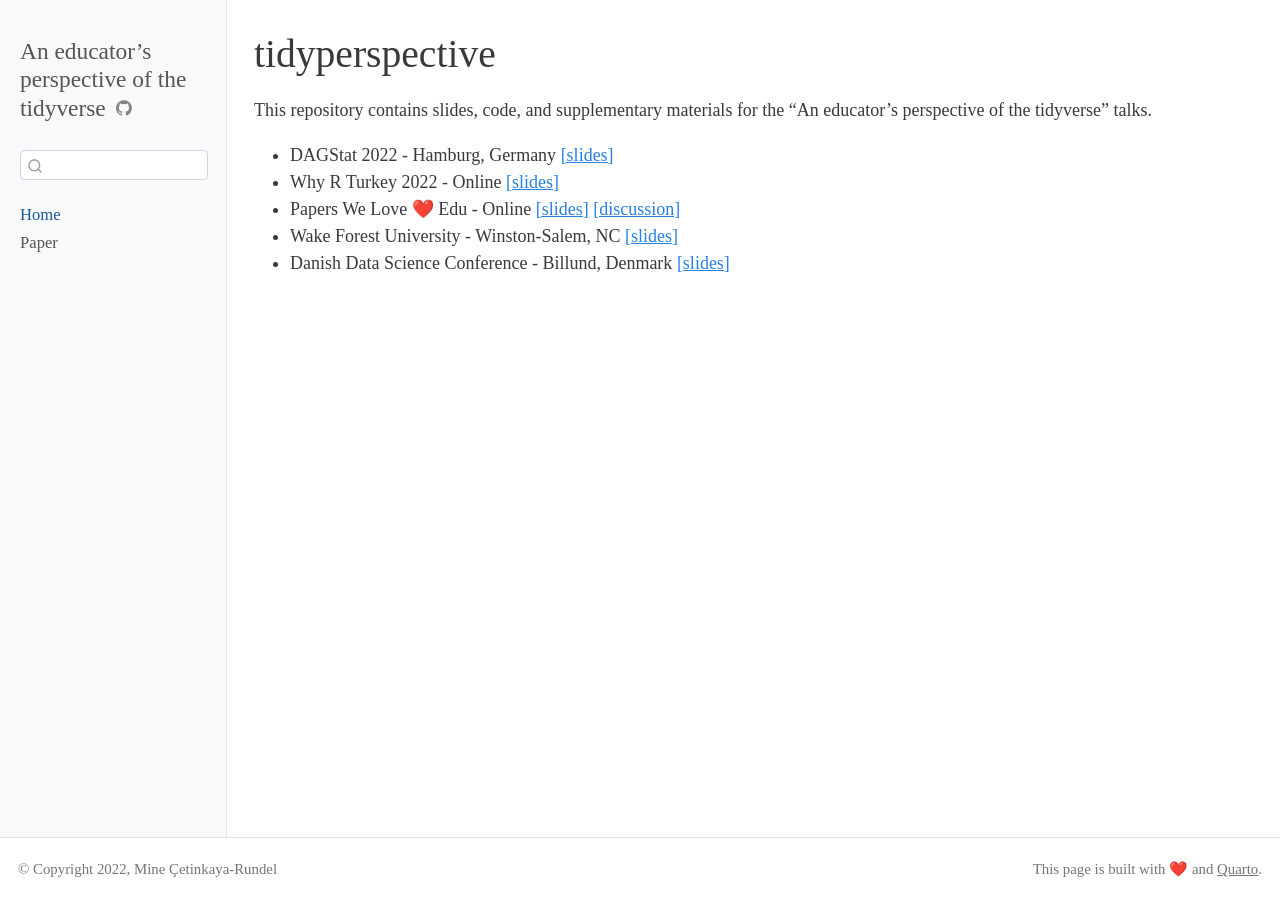
<file: presentation-template/tidyperspective-main/docs/index.html>
<!DOCTYPE html>
<html xmlns="http://www.w3.org/1999/xhtml" lang="en" xml:lang="en"><head>

<meta charset="utf-8">
<meta name="generator" content="quarto-1.2.258">

<meta name="viewport" content="width=device-width, initial-scale=1.0, user-scalable=yes">


<title>An educator’s perspective of the tidyverse - tidyperspective</title>
<style>
code{white-space: pre-wrap;}
span.smallcaps{font-variant: small-caps;}
div.columns{display: flex; gap: min(4vw, 1.5em);}
div.column{flex: auto; overflow-x: auto;}
div.hanging-indent{margin-left: 1.5em; text-indent: -1.5em;}
ul.task-list{list-style: none;}
ul.task-list li input[type="checkbox"] {
  width: 0.8em;
  margin: 0 0.8em 0.2em -1.6em;
  vertical-align: middle;
}
</style>


<script src="site_libs/quarto-nav/quarto-nav.js"></script>
<script src="site_libs/quarto-nav/headroom.min.js"></script>
<script src="site_libs/clipboard/clipboard.min.js"></script>
<script src="site_libs/quarto-search/autocomplete.umd.js"></script>
<script src="site_libs/quarto-search/fuse.min.js"></script>
<script src="site_libs/quarto-search/quarto-search.js"></script>
<meta name="quarto:offset" content="./">
<script src="site_libs/quarto-html/quarto.js"></script>
<script src="site_libs/quarto-html/popper.min.js"></script>
<script src="site_libs/quarto-html/tippy.umd.min.js"></script>
<script src="site_libs/quarto-html/anchor.min.js"></script>
<link href="site_libs/quarto-html/tippy.css" rel="stylesheet">
<link href="site_libs/quarto-html/quarto-syntax-highlighting.css" rel="stylesheet" id="quarto-text-highlighting-styles">
<script src="site_libs/bootstrap/bootstrap.min.js"></script>
<link href="site_libs/bootstrap/bootstrap-icons.css" rel="stylesheet">
<link href="site_libs/bootstrap/bootstrap.min.css" rel="stylesheet" id="quarto-bootstrap" data-mode="light">
<script id="quarto-search-options" type="application/json">{
  "location": "sidebar",
  "copy-button": false,
  "collapse-after": 3,
  "panel-placement": "start",
  "type": "textbox",
  "limit": 20,
  "language": {
    "search-no-results-text": "No results",
    "search-matching-documents-text": "matching documents",
    "search-copy-link-title": "Copy link to search",
    "search-hide-matches-text": "Hide additional matches",
    "search-more-match-text": "more match in this document",
    "search-more-matches-text": "more matches in this document",
    "search-clear-button-title": "Clear",
    "search-detached-cancel-button-title": "Cancel",
    "search-submit-button-title": "Submit"
  }
}</script>


<link rel="stylesheet" href="styles.css">
</head>

<body class="nav-sidebar docked fullcontent">

<div id="quarto-search-results"></div>
  <header id="quarto-header" class="headroom fixed-top">
  <nav class="quarto-secondary-nav" data-bs-toggle="collapse" data-bs-target="#quarto-sidebar" aria-controls="quarto-sidebar" aria-expanded="false" aria-label="Toggle sidebar navigation" onclick="if (window.quartoToggleHeadroom) { window.quartoToggleHeadroom(); }">
    <div class="container-fluid d-flex justify-content-between">
      <h1 class="quarto-secondary-nav-title">tidyperspective</h1>
      <button type="button" class="quarto-btn-toggle btn" aria-label="Show secondary navigation">
        <i class="bi bi-chevron-right"></i>
      </button>
    </div>
  </nav>
</header>
<!-- content -->
<div id="quarto-content" class="quarto-container page-columns page-rows-contents page-layout-article">
<!-- sidebar -->
  <nav id="quarto-sidebar" class="sidebar collapse sidebar-navigation docked overflow-auto">
    <div class="pt-lg-2 mt-2 text-left sidebar-header">
    <div class="sidebar-title mb-0 py-0">
      <a href="./">An educator’s perspective of the tidyverse</a> 
        <div class="sidebar-tools-main">
    <a href="https://github.com/mine-cetinkaya-rundel/tidyperspective" title="" class="sidebar-tool px-1"><i class="bi bi-github"></i></a>
</div>
    </div>
      </div>
      <div class="mt-2 flex-shrink-0 align-items-center">
        <div class="sidebar-search">
        <div id="quarto-search" class="" title="Search"></div>
        </div>
      </div>
    <div class="sidebar-menu-container"> 
    <ul class="list-unstyled mt-1">
        <li class="sidebar-item">
  <div class="sidebar-item-container"> 
  <a href="./index.html" class="sidebar-item-text sidebar-link active">Home</a>
  </div>
</li>
        <li class="sidebar-item">
  <div class="sidebar-item-container"> 
  <a href="./paper.html" class="sidebar-item-text sidebar-link">Paper</a>
  </div>
</li>
    </ul>
    </div>
</nav>
<!-- margin-sidebar -->
    
<!-- main -->
<main class="content" id="quarto-document-content">

<header id="title-block-header" class="quarto-title-block default">
<div class="quarto-title">
<h1 class="title d-none d-lg-block">tidyperspective</h1>
</div>



<div class="quarto-title-meta">

    
  
    
  </div>
  

</header>

<p>This repository contains slides, code, and supplementary materials for the “An educator’s perspective of the tidyverse” talks.</p>
<ul>
<li>DAGStat 2022 - Hamburg, Germany <a href="talks/dagstat-2022.html">[slides]</a></li>
<li>Why R Turkey 2022 - Online <a href="talks/whyR-turkey-2022.html">[slides]</a></li>
<li>Papers We Love ❤️ Edu - Online <a href="talks/papers-we-love.html">[slides]</a> <a href="https://github.com/papers-we-love/edu/discussions/6">[discussion]</a></li>
<li>Wake Forest University - Winston-Salem, NC <a href="talks/wfu.html">[slides]</a></li>
<li>Danish Data Science Conference - Billund, Denmark <a href="talks/dds.html">[slides]</a></li>
</ul>



</main> <!-- /main -->
<script id="quarto-html-after-body" type="application/javascript">
window.document.addEventListener("DOMContentLoaded", function (event) {
  const toggleBodyColorMode = (bsSheetEl) => {
    const mode = bsSheetEl.getAttribute("data-mode");
    const bodyEl = window.document.querySelector("body");
    if (mode === "dark") {
      bodyEl.classList.add("quarto-dark");
      bodyEl.classList.remove("quarto-light");
    } else {
      bodyEl.classList.add("quarto-light");
      bodyEl.classList.remove("quarto-dark");
    }
  }
  const toggleBodyColorPrimary = () => {
    const bsSheetEl = window.document.querySelector("link#quarto-bootstrap");
    if (bsSheetEl) {
      toggleBodyColorMode(bsSheetEl);
    }
  }
  toggleBodyColorPrimary();  
  const icon = "";
  const anchorJS = new window.AnchorJS();
  anchorJS.options = {
    placement: 'right',
    icon: icon
  };
  anchorJS.add('.anchored');
  const clipboard = new window.ClipboardJS('.code-copy-button', {
    target: function(trigger) {
      return trigger.previousElementSibling;
    }
  });
  clipboard.on('success', function(e) {
    // button target
    const button = e.trigger;
    // don't keep focus
    button.blur();
    // flash "checked"
    button.classList.add('code-copy-button-checked');
    var currentTitle = button.getAttribute("title");
    button.setAttribute("title", "Copied!");
    let tooltip;
    if (window.bootstrap) {
      button.setAttribute("data-bs-toggle", "tooltip");
      button.setAttribute("data-bs-placement", "left");
      button.setAttribute("data-bs-title", "Copied!");
      tooltip = new bootstrap.Tooltip(button, 
        { trigger: "manual", 
          customClass: "code-copy-button-tooltip",
          offset: [0, -8]});
      tooltip.show();    
    }
    setTimeout(function() {
      if (tooltip) {
        tooltip.hide();
        button.removeAttribute("data-bs-title");
        button.removeAttribute("data-bs-toggle");
        button.removeAttribute("data-bs-placement");
      }
      button.setAttribute("title", currentTitle);
      button.classList.remove('code-copy-button-checked');
    }, 1000);
    // clear code selection
    e.clearSelection();
  });
  function tippyHover(el, contentFn) {
    const config = {
      allowHTML: true,
      content: contentFn,
      maxWidth: 500,
      delay: 100,
      arrow: false,
      appendTo: function(el) {
          return el.parentElement;
      },
      interactive: true,
      interactiveBorder: 10,
      theme: 'quarto',
      placement: 'bottom-start'
    };
    window.tippy(el, config); 
  }
  const noterefs = window.document.querySelectorAll('a[role="doc-noteref"]');
  for (var i=0; i<noterefs.length; i++) {
    const ref = noterefs[i];
    tippyHover(ref, function() {
      // use id or data attribute instead here
      let href = ref.getAttribute('data-footnote-href') || ref.getAttribute('href');
      try { href = new URL(href).hash; } catch {}
      const id = href.replace(/^#\/?/, "");
      const note = window.document.getElementById(id);
      return note.innerHTML;
    });
  }
  const findCites = (el) => {
    const parentEl = el.parentElement;
    if (parentEl) {
      const cites = parentEl.dataset.cites;
      if (cites) {
        return {
          el,
          cites: cites.split(' ')
        };
      } else {
        return findCites(el.parentElement)
      }
    } else {
      return undefined;
    }
  };
  var bibliorefs = window.document.querySelectorAll('a[role="doc-biblioref"]');
  for (var i=0; i<bibliorefs.length; i++) {
    const ref = bibliorefs[i];
    const citeInfo = findCites(ref);
    if (citeInfo) {
      tippyHover(citeInfo.el, function() {
        var popup = window.document.createElement('div');
        citeInfo.cites.forEach(function(cite) {
          var citeDiv = window.document.createElement('div');
          citeDiv.classList.add('hanging-indent');
          citeDiv.classList.add('csl-entry');
          var biblioDiv = window.document.getElementById('ref-' + cite);
          if (biblioDiv) {
            citeDiv.innerHTML = biblioDiv.innerHTML;
          }
          popup.appendChild(citeDiv);
        });
        return popup.innerHTML;
      });
    }
  }
});
</script>
</div> <!-- /content -->
<footer class="footer">
  <div class="nav-footer">
    <div class="nav-footer-left">© Copyright 2022, Mine Çetinkaya-Rundel</div>   
    <div class="nav-footer-right">This page is built with ❤️ and <a href="https://quarto.org/">Quarto</a>.</div>
  </div>
</footer>



</body></html>
</file>
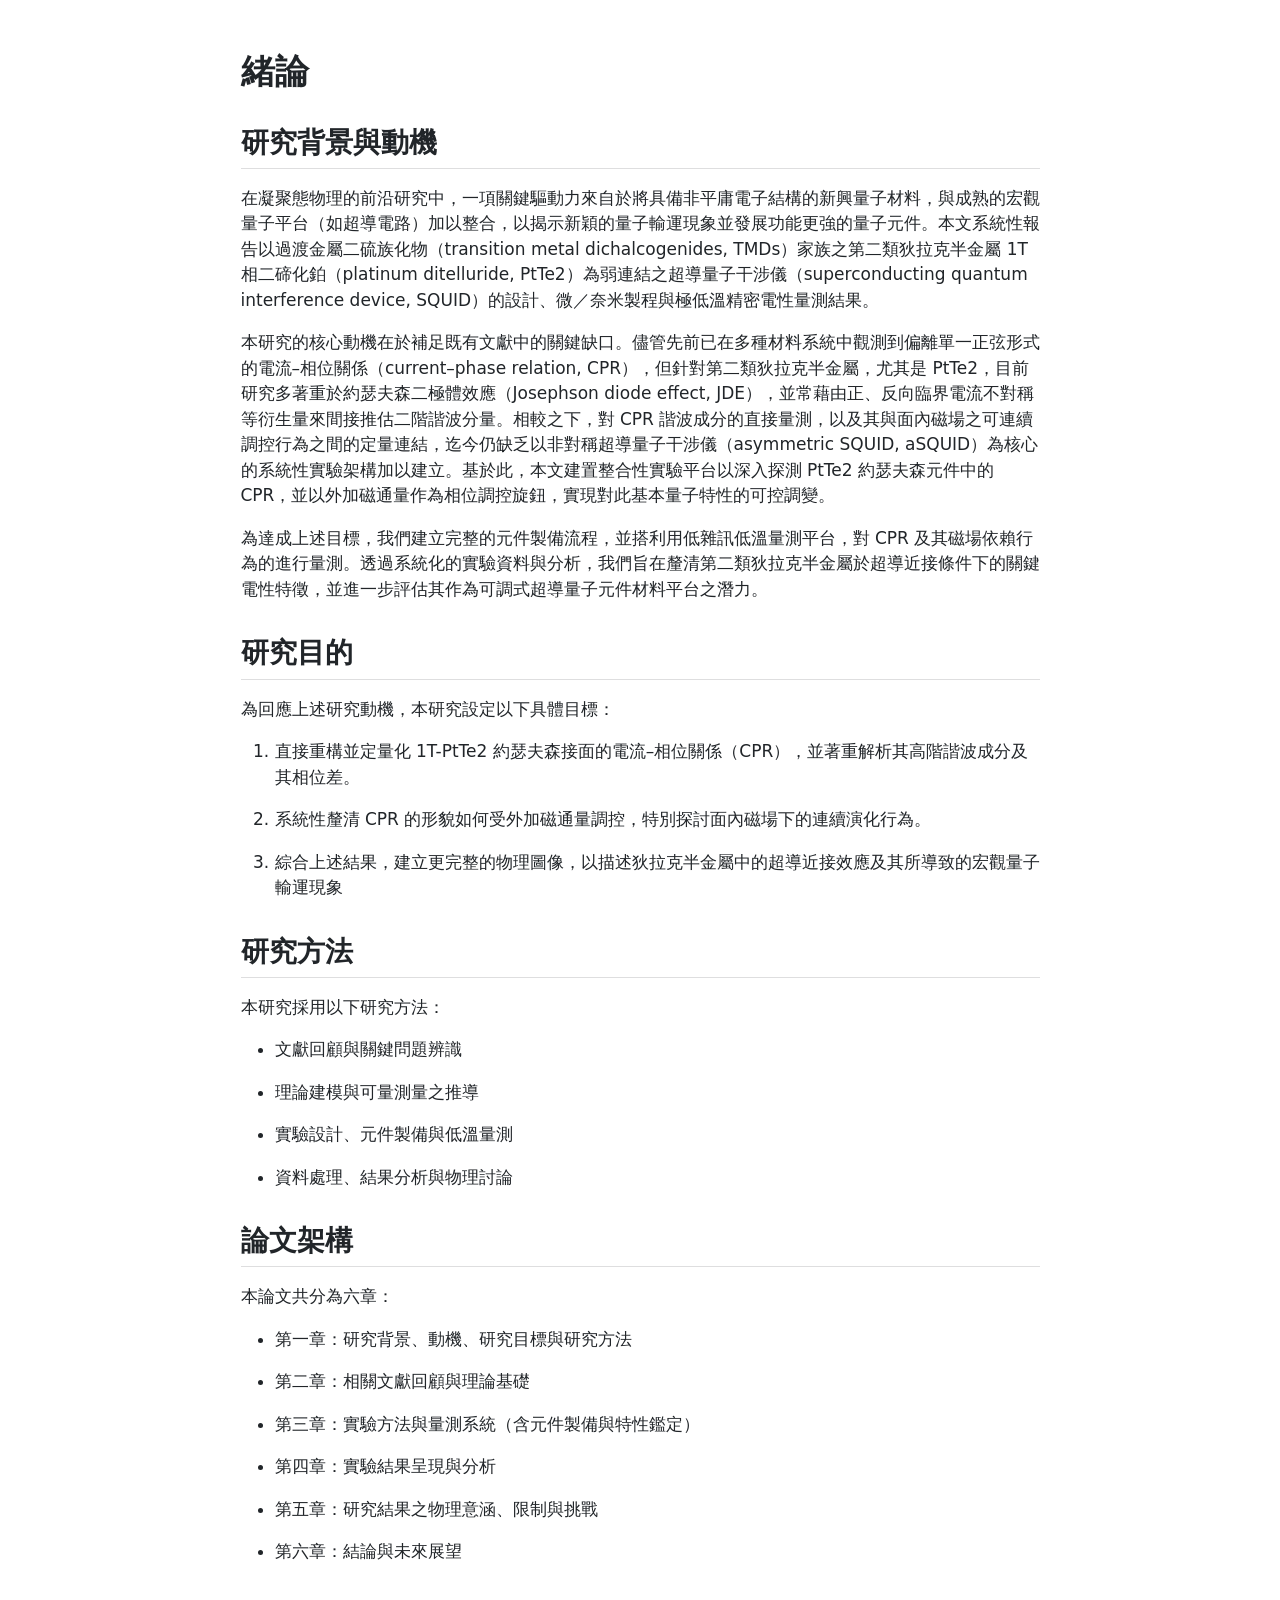
<file: keynote/chapters_qmd/Ch1-Introduction.html>
<!DOCTYPE html>
<html xmlns="http://www.w3.org/1999/xhtml" lang="en" xml:lang="en"><head>

<meta charset="utf-8">
<meta name="generator" content="quarto-1.8.26">

<meta name="viewport" content="width=device-width, initial-scale=1.0, user-scalable=yes">


<title>ch1-introduction</title>
<style>
code{white-space: pre-wrap;}
span.smallcaps{font-variant: small-caps;}
div.columns{display: flex; gap: min(4vw, 1.5em);}
div.column{flex: auto; overflow-x: auto;}
div.hanging-indent{margin-left: 1.5em; text-indent: -1.5em;}
ul.task-list{list-style: none;}
ul.task-list li input[type="checkbox"] {
  width: 0.8em;
  margin: 0 0.8em 0.2em -1em; /* quarto-specific, see https://github.com/quarto-dev/quarto-cli/issues/4556 */ 
  vertical-align: middle;
}
</style>


<script src="Ch1-Introduction_files/libs/clipboard/clipboard.min.js"></script>
<script src="Ch1-Introduction_files/libs/quarto-html/quarto.js" type="module"></script>
<script src="Ch1-Introduction_files/libs/quarto-html/tabsets/tabsets.js" type="module"></script>
<script src="Ch1-Introduction_files/libs/quarto-html/axe/axe-check.js" type="module"></script>
<script src="Ch1-Introduction_files/libs/quarto-html/popper.min.js"></script>
<script src="Ch1-Introduction_files/libs/quarto-html/tippy.umd.min.js"></script>
<script src="Ch1-Introduction_files/libs/quarto-html/anchor.min.js"></script>
<link href="Ch1-Introduction_files/libs/quarto-html/tippy.css" rel="stylesheet">
<link href="Ch1-Introduction_files/libs/quarto-html/quarto-syntax-highlighting-587c61ba64f3a5504c4d52d930310e48.css" rel="stylesheet" id="quarto-text-highlighting-styles">
<script src="Ch1-Introduction_files/libs/bootstrap/bootstrap.min.js"></script>
<link href="Ch1-Introduction_files/libs/bootstrap/bootstrap-icons.css" rel="stylesheet">
<link href="Ch1-Introduction_files/libs/bootstrap/bootstrap-d6a003b94517c951b2d65075d42fb01b.min.css" rel="stylesheet" append-hash="true" id="quarto-bootstrap" data-mode="light">


</head>

<body class="fullcontent quarto-light">

<div id="quarto-content" class="page-columns page-rows-contents page-layout-article">

<main class="content" id="quarto-document-content">




<section id="chapter-introduction" class="level1">
<h1>緒論</h1>
<section id="section-motivation" class="level2">
<h2 class="anchored" data-anchor-id="section-motivation">研究背景與動機</h2>
<p>在凝聚態物理的前沿研究中，一項關鍵驅動力來自於將具備非平庸電子結構的新興量子材料，與成熟的宏觀量子平台（如超導電路）加以整合，以揭示新穎的量子輸運現象並發展功能更強的量子元件。本文系統性報告以過渡金屬二硫族化物（transition metal dichalcogenides, TMDs）家族之第二類狄拉克半金屬 1T 相二碲化鉑（platinum ditelluride, PtTe2）為弱連結之超導量子干涉儀（superconducting quantum interference device, SQUID）的設計、微／奈米製程與極低溫精密電性量測結果。</p>
<p>本研究的核心動機在於補足既有文獻中的關鍵缺口。儘管先前已在多種材料系統中觀測到偏離單一正弦形式的電流–相位關係（current–phase relation, CPR），但針對第二類狄拉克半金屬，尤其是 PtTe2，目前研究多著重於約瑟夫森二極體效應（Josephson diode effect, JDE），並常藉由正、反向臨界電流不對稱等衍生量來間接推估二階諧波分量。相較之下，對 CPR 諧波成分的直接量測，以及其與面內磁場之可連續調控行為之間的定量連結，迄今仍缺乏以非對稱超導量子干涉儀（asymmetric SQUID, aSQUID）為核心的系統性實驗架構加以建立。基於此，本文建置整合性實驗平台以深入探測 PtTe2 約瑟夫森元件中的 CPR，並以外加磁通量作為相位調控旋鈕，實現對此基本量子特性的可控調變。</p>
<p>為達成上述目標，我們建立完整的元件製備流程，並搭利用低雜訊低溫量測平台，對 CPR 及其磁場依賴行為的進行量測。透過系統化的實驗資料與分析，我們旨在釐清第二類狄拉克半金屬於超導近接條件下的關鍵電性特徵，並進一步評估其作為可調式超導量子元件材料平台之潛力。</p>
</section>
<section id="section-objectives" class="level2">
<h2 class="anchored" data-anchor-id="section-objectives">研究目的</h2>
<p>為回應上述研究動機，本研究設定以下具體目標：</p>
<ol type="1">
<li><p>直接重構並定量化 1T-PtTe2 約瑟夫森接面的電流–相位關係（CPR），並著重解析其高階諧波成分及其相位差。</p></li>
<li><p>系統性釐清 CPR 的形貌如何受外加磁通量調控，特別探討面內磁場下的連續演化行為。</p></li>
<li><p>綜合上述結果，建立更完整的物理圖像，以描述狄拉克半金屬中的超導近接效應及其所導致的宏觀量子輸運現象</p></li>
</ol>
</section>
<section id="section-research-method" class="level2">
<h2 class="anchored" data-anchor-id="section-research-method">研究方法</h2>
<p>本研究採用以下研究方法：</p>
<ul>
<li><p>文獻回顧與關鍵問題辨識</p></li>
<li><p>理論建模與可量測量之推導</p></li>
<li><p>實驗設計、元件製備與低溫量測</p></li>
<li><p>資料處理、結果分析與物理討論</p></li>
</ul>
</section>
<section id="section-thesis-structure" class="level2">
<h2 class="anchored" data-anchor-id="section-thesis-structure">論文架構</h2>
<p>本論文共分為六章：</p>
<ul>
<li><p>第一章：研究背景、動機、研究目標與研究方法</p></li>
<li><p>第二章：相關文獻回顧與理論基礎</p></li>
<li><p>第三章：實驗方法與量測系統（含元件製備與特性鑑定）</p></li>
<li><p>第四章：實驗結果呈現與分析</p></li>
<li><p>第五章：研究結果之物理意涵、限制與挑戰</p></li>
<li><p>第六章：結論與未來展望</p></li>
</ul>
</section>
</section>

</main>
<!-- /main column -->
<script id="quarto-html-after-body" type="application/javascript">
  window.document.addEventListener("DOMContentLoaded", function (event) {
    const icon = "";
    const anchorJS = new window.AnchorJS();
    anchorJS.options = {
      placement: 'right',
      icon: icon
    };
    anchorJS.add('.anchored');
    const isCodeAnnotation = (el) => {
      for (const clz of el.classList) {
        if (clz.startsWith('code-annotation-')) {                     
          return true;
        }
      }
      return false;
    }
    const onCopySuccess = function(e) {
      // button target
      const button = e.trigger;
      // don't keep focus
      button.blur();
      // flash "checked"
      button.classList.add('code-copy-button-checked');
      var currentTitle = button.getAttribute("title");
      button.setAttribute("title", "Copied!");
      let tooltip;
      if (window.bootstrap) {
        button.setAttribute("data-bs-toggle", "tooltip");
        button.setAttribute("data-bs-placement", "left");
        button.setAttribute("data-bs-title", "Copied!");
        tooltip = new bootstrap.Tooltip(button, 
          { trigger: "manual", 
            customClass: "code-copy-button-tooltip",
            offset: [0, -8]});
        tooltip.show();    
      }
      setTimeout(function() {
        if (tooltip) {
          tooltip.hide();
          button.removeAttribute("data-bs-title");
          button.removeAttribute("data-bs-toggle");
          button.removeAttribute("data-bs-placement");
        }
        button.setAttribute("title", currentTitle);
        button.classList.remove('code-copy-button-checked');
      }, 1000);
      // clear code selection
      e.clearSelection();
    }
    const getTextToCopy = function(trigger) {
      const outerScaffold = trigger.parentElement.cloneNode(true);
      const codeEl = outerScaffold.querySelector('code');
      for (const childEl of codeEl.children) {
        if (isCodeAnnotation(childEl)) {
          childEl.remove();
        }
      }
      return codeEl.innerText;
    }
    const clipboard = new window.ClipboardJS('.code-copy-button:not([data-in-quarto-modal])', {
      text: getTextToCopy
    });
    clipboard.on('success', onCopySuccess);
    if (window.document.getElementById('quarto-embedded-source-code-modal')) {
      const clipboardModal = new window.ClipboardJS('.code-copy-button[data-in-quarto-modal]', {
        text: getTextToCopy,
        container: window.document.getElementById('quarto-embedded-source-code-modal')
      });
      clipboardModal.on('success', onCopySuccess);
    }
      var localhostRegex = new RegExp(/^(?:http|https):\/\/localhost\:?[0-9]*\//);
      var mailtoRegex = new RegExp(/^mailto:/);
        var filterRegex = new RegExp('/' + window.location.host + '/');
      var isInternal = (href) => {
          return filterRegex.test(href) || localhostRegex.test(href) || mailtoRegex.test(href);
      }
      // Inspect non-navigation links and adorn them if external
     var links = window.document.querySelectorAll('a[href]:not(.nav-link):not(.navbar-brand):not(.toc-action):not(.sidebar-link):not(.sidebar-item-toggle):not(.pagination-link):not(.no-external):not([aria-hidden]):not(.dropdown-item):not(.quarto-navigation-tool):not(.about-link)');
      for (var i=0; i<links.length; i++) {
        const link = links[i];
        if (!isInternal(link.href)) {
          // undo the damage that might have been done by quarto-nav.js in the case of
          // links that we want to consider external
          if (link.dataset.originalHref !== undefined) {
            link.href = link.dataset.originalHref;
          }
        }
      }
    function tippyHover(el, contentFn, onTriggerFn, onUntriggerFn) {
      const config = {
        allowHTML: true,
        maxWidth: 500,
        delay: 100,
        arrow: false,
        appendTo: function(el) {
            return el.parentElement;
        },
        interactive: true,
        interactiveBorder: 10,
        theme: 'quarto',
        placement: 'bottom-start',
      };
      if (contentFn) {
        config.content = contentFn;
      }
      if (onTriggerFn) {
        config.onTrigger = onTriggerFn;
      }
      if (onUntriggerFn) {
        config.onUntrigger = onUntriggerFn;
      }
      window.tippy(el, config); 
    }
    const noterefs = window.document.querySelectorAll('a[role="doc-noteref"]');
    for (var i=0; i<noterefs.length; i++) {
      const ref = noterefs[i];
      tippyHover(ref, function() {
        // use id or data attribute instead here
        let href = ref.getAttribute('data-footnote-href') || ref.getAttribute('href');
        try { href = new URL(href).hash; } catch {}
        const id = href.replace(/^#\/?/, "");
        const note = window.document.getElementById(id);
        if (note) {
          return note.innerHTML;
        } else {
          return "";
        }
      });
    }
    const xrefs = window.document.querySelectorAll('a.quarto-xref');
    const processXRef = (id, note) => {
      // Strip column container classes
      const stripColumnClz = (el) => {
        el.classList.remove("page-full", "page-columns");
        if (el.children) {
          for (const child of el.children) {
            stripColumnClz(child);
          }
        }
      }
      stripColumnClz(note)
      if (id === null || id.startsWith('sec-')) {
        // Special case sections, only their first couple elements
        const container = document.createElement("div");
        if (note.children && note.children.length > 2) {
          container.appendChild(note.children[0].cloneNode(true));
          for (let i = 1; i < note.children.length; i++) {
            const child = note.children[i];
            if (child.tagName === "P" && child.innerText === "") {
              continue;
            } else {
              container.appendChild(child.cloneNode(true));
              break;
            }
          }
          if (window.Quarto?.typesetMath) {
            window.Quarto.typesetMath(container);
          }
          return container.innerHTML
        } else {
          if (window.Quarto?.typesetMath) {
            window.Quarto.typesetMath(note);
          }
          return note.innerHTML;
        }
      } else {
        // Remove any anchor links if they are present
        const anchorLink = note.querySelector('a.anchorjs-link');
        if (anchorLink) {
          anchorLink.remove();
        }
        if (window.Quarto?.typesetMath) {
          window.Quarto.typesetMath(note);
        }
        if (note.classList.contains("callout")) {
          return note.outerHTML;
        } else {
          return note.innerHTML;
        }
      }
    }
    for (var i=0; i<xrefs.length; i++) {
      const xref = xrefs[i];
      tippyHover(xref, undefined, function(instance) {
        instance.disable();
        let url = xref.getAttribute('href');
        let hash = undefined; 
        if (url.startsWith('#')) {
          hash = url;
        } else {
          try { hash = new URL(url).hash; } catch {}
        }
        if (hash) {
          const id = hash.replace(/^#\/?/, "");
          const note = window.document.getElementById(id);
          if (note !== null) {
            try {
              const html = processXRef(id, note.cloneNode(true));
              instance.setContent(html);
            } finally {
              instance.enable();
              instance.show();
            }
          } else {
            // See if we can fetch this
            fetch(url.split('#')[0])
            .then(res => res.text())
            .then(html => {
              const parser = new DOMParser();
              const htmlDoc = parser.parseFromString(html, "text/html");
              const note = htmlDoc.getElementById(id);
              if (note !== null) {
                const html = processXRef(id, note);
                instance.setContent(html);
              } 
            }).finally(() => {
              instance.enable();
              instance.show();
            });
          }
        } else {
          // See if we can fetch a full url (with no hash to target)
          // This is a special case and we should probably do some content thinning / targeting
          fetch(url)
          .then(res => res.text())
          .then(html => {
            const parser = new DOMParser();
            const htmlDoc = parser.parseFromString(html, "text/html");
            const note = htmlDoc.querySelector('main.content');
            if (note !== null) {
              // This should only happen for chapter cross references
              // (since there is no id in the URL)
              // remove the first header
              if (note.children.length > 0 && note.children[0].tagName === "HEADER") {
                note.children[0].remove();
              }
              const html = processXRef(null, note);
              instance.setContent(html);
            } 
          }).finally(() => {
            instance.enable();
            instance.show();
          });
        }
      }, function(instance) {
      });
    }
        let selectedAnnoteEl;
        const selectorForAnnotation = ( cell, annotation) => {
          let cellAttr = 'data-code-cell="' + cell + '"';
          let lineAttr = 'data-code-annotation="' +  annotation + '"';
          const selector = 'span[' + cellAttr + '][' + lineAttr + ']';
          return selector;
        }
        const selectCodeLines = (annoteEl) => {
          const doc = window.document;
          const targetCell = annoteEl.getAttribute("data-target-cell");
          const targetAnnotation = annoteEl.getAttribute("data-target-annotation");
          const annoteSpan = window.document.querySelector(selectorForAnnotation(targetCell, targetAnnotation));
          const lines = annoteSpan.getAttribute("data-code-lines").split(",");
          const lineIds = lines.map((line) => {
            return targetCell + "-" + line;
          })
          let top = null;
          let height = null;
          let parent = null;
          if (lineIds.length > 0) {
              //compute the position of the single el (top and bottom and make a div)
              const el = window.document.getElementById(lineIds[0]);
              top = el.offsetTop;
              height = el.offsetHeight;
              parent = el.parentElement.parentElement;
            if (lineIds.length > 1) {
              const lastEl = window.document.getElementById(lineIds[lineIds.length - 1]);
              const bottom = lastEl.offsetTop + lastEl.offsetHeight;
              height = bottom - top;
            }
            if (top !== null && height !== null && parent !== null) {
              // cook up a div (if necessary) and position it 
              let div = window.document.getElementById("code-annotation-line-highlight");
              if (div === null) {
                div = window.document.createElement("div");
                div.setAttribute("id", "code-annotation-line-highlight");
                div.style.position = 'absolute';
                parent.appendChild(div);
              }
              div.style.top = top - 2 + "px";
              div.style.height = height + 4 + "px";
              div.style.left = 0;
              let gutterDiv = window.document.getElementById("code-annotation-line-highlight-gutter");
              if (gutterDiv === null) {
                gutterDiv = window.document.createElement("div");
                gutterDiv.setAttribute("id", "code-annotation-line-highlight-gutter");
                gutterDiv.style.position = 'absolute';
                const codeCell = window.document.getElementById(targetCell);
                const gutter = codeCell.querySelector('.code-annotation-gutter');
                gutter.appendChild(gutterDiv);
              }
              gutterDiv.style.top = top - 2 + "px";
              gutterDiv.style.height = height + 4 + "px";
            }
            selectedAnnoteEl = annoteEl;
          }
        };
        const unselectCodeLines = () => {
          const elementsIds = ["code-annotation-line-highlight", "code-annotation-line-highlight-gutter"];
          elementsIds.forEach((elId) => {
            const div = window.document.getElementById(elId);
            if (div) {
              div.remove();
            }
          });
          selectedAnnoteEl = undefined;
        };
          // Handle positioning of the toggle
      window.addEventListener(
        "resize",
        throttle(() => {
          elRect = undefined;
          if (selectedAnnoteEl) {
            selectCodeLines(selectedAnnoteEl);
          }
        }, 10)
      );
      function throttle(fn, ms) {
      let throttle = false;
      let timer;
        return (...args) => {
          if(!throttle) { // first call gets through
              fn.apply(this, args);
              throttle = true;
          } else { // all the others get throttled
              if(timer) clearTimeout(timer); // cancel #2
              timer = setTimeout(() => {
                fn.apply(this, args);
                timer = throttle = false;
              }, ms);
          }
        };
      }
        // Attach click handler to the DT
        const annoteDls = window.document.querySelectorAll('dt[data-target-cell]');
        for (const annoteDlNode of annoteDls) {
          annoteDlNode.addEventListener('click', (event) => {
            const clickedEl = event.target;
            if (clickedEl !== selectedAnnoteEl) {
              unselectCodeLines();
              const activeEl = window.document.querySelector('dt[data-target-cell].code-annotation-active');
              if (activeEl) {
                activeEl.classList.remove('code-annotation-active');
              }
              selectCodeLines(clickedEl);
              clickedEl.classList.add('code-annotation-active');
            } else {
              // Unselect the line
              unselectCodeLines();
              clickedEl.classList.remove('code-annotation-active');
            }
          });
        }
    const findCites = (el) => {
      const parentEl = el.parentElement;
      if (parentEl) {
        const cites = parentEl.dataset.cites;
        if (cites) {
          return {
            el,
            cites: cites.split(' ')
          };
        } else {
          return findCites(el.parentElement)
        }
      } else {
        return undefined;
      }
    };
    var bibliorefs = window.document.querySelectorAll('a[role="doc-biblioref"]');
    for (var i=0; i<bibliorefs.length; i++) {
      const ref = bibliorefs[i];
      const citeInfo = findCites(ref);
      if (citeInfo) {
        tippyHover(citeInfo.el, function() {
          var popup = window.document.createElement('div');
          citeInfo.cites.forEach(function(cite) {
            var citeDiv = window.document.createElement('div');
            citeDiv.classList.add('hanging-indent');
            citeDiv.classList.add('csl-entry');
            var biblioDiv = window.document.getElementById('ref-' + cite);
            if (biblioDiv) {
              citeDiv.innerHTML = biblioDiv.innerHTML;
            }
            popup.appendChild(citeDiv);
          });
          return popup.innerHTML;
        });
      }
    }
  });
  </script>
</div> <!-- /content -->




</body></html>
</file>
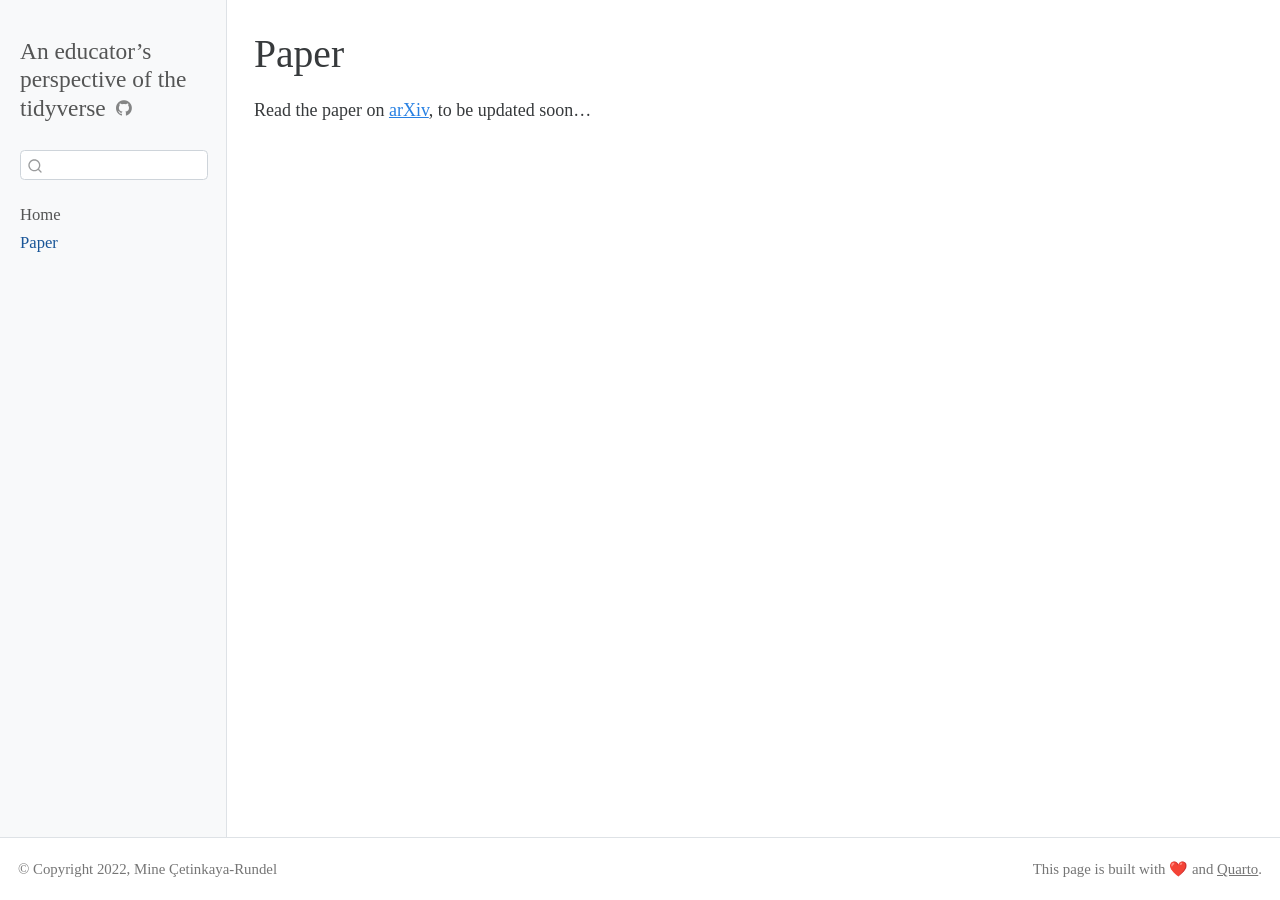
<file: presentation-template/tidyperspective-main/docs/paper.html>
<!DOCTYPE html>
<html xmlns="http://www.w3.org/1999/xhtml" lang="en" xml:lang="en"><head>

<meta charset="utf-8">
<meta name="generator" content="quarto-1.2.258">

<meta name="viewport" content="width=device-width, initial-scale=1.0, user-scalable=yes">


<title>An educator’s perspective of the tidyverse - Paper</title>
<style>
code{white-space: pre-wrap;}
span.smallcaps{font-variant: small-caps;}
div.columns{display: flex; gap: min(4vw, 1.5em);}
div.column{flex: auto; overflow-x: auto;}
div.hanging-indent{margin-left: 1.5em; text-indent: -1.5em;}
ul.task-list{list-style: none;}
ul.task-list li input[type="checkbox"] {
  width: 0.8em;
  margin: 0 0.8em 0.2em -1.6em;
  vertical-align: middle;
}
</style>


<script src="site_libs/quarto-nav/quarto-nav.js"></script>
<script src="site_libs/quarto-nav/headroom.min.js"></script>
<script src="site_libs/clipboard/clipboard.min.js"></script>
<script src="site_libs/quarto-search/autocomplete.umd.js"></script>
<script src="site_libs/quarto-search/fuse.min.js"></script>
<script src="site_libs/quarto-search/quarto-search.js"></script>
<meta name="quarto:offset" content="./">
<script src="site_libs/quarto-html/quarto.js"></script>
<script src="site_libs/quarto-html/popper.min.js"></script>
<script src="site_libs/quarto-html/tippy.umd.min.js"></script>
<script src="site_libs/quarto-html/anchor.min.js"></script>
<link href="site_libs/quarto-html/tippy.css" rel="stylesheet">
<link href="site_libs/quarto-html/quarto-syntax-highlighting.css" rel="stylesheet" id="quarto-text-highlighting-styles">
<script src="site_libs/bootstrap/bootstrap.min.js"></script>
<link href="site_libs/bootstrap/bootstrap-icons.css" rel="stylesheet">
<link href="site_libs/bootstrap/bootstrap.min.css" rel="stylesheet" id="quarto-bootstrap" data-mode="light">
<script id="quarto-search-options" type="application/json">{
  "location": "sidebar",
  "copy-button": false,
  "collapse-after": 3,
  "panel-placement": "start",
  "type": "textbox",
  "limit": 20,
  "language": {
    "search-no-results-text": "No results",
    "search-matching-documents-text": "matching documents",
    "search-copy-link-title": "Copy link to search",
    "search-hide-matches-text": "Hide additional matches",
    "search-more-match-text": "more match in this document",
    "search-more-matches-text": "more matches in this document",
    "search-clear-button-title": "Clear",
    "search-detached-cancel-button-title": "Cancel",
    "search-submit-button-title": "Submit"
  }
}</script>


<link rel="stylesheet" href="styles.css">
</head>

<body class="nav-sidebar docked fullcontent">

<div id="quarto-search-results"></div>
  <header id="quarto-header" class="headroom fixed-top">
  <nav class="quarto-secondary-nav" data-bs-toggle="collapse" data-bs-target="#quarto-sidebar" aria-controls="quarto-sidebar" aria-expanded="false" aria-label="Toggle sidebar navigation" onclick="if (window.quartoToggleHeadroom) { window.quartoToggleHeadroom(); }">
    <div class="container-fluid d-flex justify-content-between">
      <h1 class="quarto-secondary-nav-title">Paper</h1>
      <button type="button" class="quarto-btn-toggle btn" aria-label="Show secondary navigation">
        <i class="bi bi-chevron-right"></i>
      </button>
    </div>
  </nav>
</header>
<!-- content -->
<div id="quarto-content" class="quarto-container page-columns page-rows-contents page-layout-article">
<!-- sidebar -->
  <nav id="quarto-sidebar" class="sidebar collapse sidebar-navigation docked overflow-auto">
    <div class="pt-lg-2 mt-2 text-left sidebar-header">
    <div class="sidebar-title mb-0 py-0">
      <a href="./">An educator’s perspective of the tidyverse</a> 
        <div class="sidebar-tools-main">
    <a href="https://github.com/mine-cetinkaya-rundel/tidyperspective" title="" class="sidebar-tool px-1"><i class="bi bi-github"></i></a>
</div>
    </div>
      </div>
      <div class="mt-2 flex-shrink-0 align-items-center">
        <div class="sidebar-search">
        <div id="quarto-search" class="" title="Search"></div>
        </div>
      </div>
    <div class="sidebar-menu-container"> 
    <ul class="list-unstyled mt-1">
        <li class="sidebar-item">
  <div class="sidebar-item-container"> 
  <a href="./index.html" class="sidebar-item-text sidebar-link">Home</a>
  </div>
</li>
        <li class="sidebar-item">
  <div class="sidebar-item-container"> 
  <a href="./paper.html" class="sidebar-item-text sidebar-link active">Paper</a>
  </div>
</li>
    </ul>
    </div>
</nav>
<!-- margin-sidebar -->
    
<!-- main -->
<main class="content" id="quarto-document-content">

<header id="title-block-header" class="quarto-title-block default">
<div class="quarto-title">
<h1 class="title d-none d-lg-block">Paper</h1>
</div>



<div class="quarto-title-meta">

    
  
    
  </div>
  

</header>

<p>Read the paper on <a href="https://arxiv.org/abs/2108.03510">arXiv</a>, to be updated soon…</p>



</main> <!-- /main -->
<script id="quarto-html-after-body" type="application/javascript">
window.document.addEventListener("DOMContentLoaded", function (event) {
  const toggleBodyColorMode = (bsSheetEl) => {
    const mode = bsSheetEl.getAttribute("data-mode");
    const bodyEl = window.document.querySelector("body");
    if (mode === "dark") {
      bodyEl.classList.add("quarto-dark");
      bodyEl.classList.remove("quarto-light");
    } else {
      bodyEl.classList.add("quarto-light");
      bodyEl.classList.remove("quarto-dark");
    }
  }
  const toggleBodyColorPrimary = () => {
    const bsSheetEl = window.document.querySelector("link#quarto-bootstrap");
    if (bsSheetEl) {
      toggleBodyColorMode(bsSheetEl);
    }
  }
  toggleBodyColorPrimary();  
  const icon = "";
  const anchorJS = new window.AnchorJS();
  anchorJS.options = {
    placement: 'right',
    icon: icon
  };
  anchorJS.add('.anchored');
  const clipboard = new window.ClipboardJS('.code-copy-button', {
    target: function(trigger) {
      return trigger.previousElementSibling;
    }
  });
  clipboard.on('success', function(e) {
    // button target
    const button = e.trigger;
    // don't keep focus
    button.blur();
    // flash "checked"
    button.classList.add('code-copy-button-checked');
    var currentTitle = button.getAttribute("title");
    button.setAttribute("title", "Copied!");
    let tooltip;
    if (window.bootstrap) {
      button.setAttribute("data-bs-toggle", "tooltip");
      button.setAttribute("data-bs-placement", "left");
      button.setAttribute("data-bs-title", "Copied!");
      tooltip = new bootstrap.Tooltip(button, 
        { trigger: "manual", 
          customClass: "code-copy-button-tooltip",
          offset: [0, -8]});
      tooltip.show();    
    }
    setTimeout(function() {
      if (tooltip) {
        tooltip.hide();
        button.removeAttribute("data-bs-title");
        button.removeAttribute("data-bs-toggle");
        button.removeAttribute("data-bs-placement");
      }
      button.setAttribute("title", currentTitle);
      button.classList.remove('code-copy-button-checked');
    }, 1000);
    // clear code selection
    e.clearSelection();
  });
  function tippyHover(el, contentFn) {
    const config = {
      allowHTML: true,
      content: contentFn,
      maxWidth: 500,
      delay: 100,
      arrow: false,
      appendTo: function(el) {
          return el.parentElement;
      },
      interactive: true,
      interactiveBorder: 10,
      theme: 'quarto',
      placement: 'bottom-start'
    };
    window.tippy(el, config); 
  }
  const noterefs = window.document.querySelectorAll('a[role="doc-noteref"]');
  for (var i=0; i<noterefs.length; i++) {
    const ref = noterefs[i];
    tippyHover(ref, function() {
      // use id or data attribute instead here
      let href = ref.getAttribute('data-footnote-href') || ref.getAttribute('href');
      try { href = new URL(href).hash; } catch {}
      const id = href.replace(/^#\/?/, "");
      const note = window.document.getElementById(id);
      return note.innerHTML;
    });
  }
  const findCites = (el) => {
    const parentEl = el.parentElement;
    if (parentEl) {
      const cites = parentEl.dataset.cites;
      if (cites) {
        return {
          el,
          cites: cites.split(' ')
        };
      } else {
        return findCites(el.parentElement)
      }
    } else {
      return undefined;
    }
  };
  var bibliorefs = window.document.querySelectorAll('a[role="doc-biblioref"]');
  for (var i=0; i<bibliorefs.length; i++) {
    const ref = bibliorefs[i];
    const citeInfo = findCites(ref);
    if (citeInfo) {
      tippyHover(citeInfo.el, function() {
        var popup = window.document.createElement('div');
        citeInfo.cites.forEach(function(cite) {
          var citeDiv = window.document.createElement('div');
          citeDiv.classList.add('hanging-indent');
          citeDiv.classList.add('csl-entry');
          var biblioDiv = window.document.getElementById('ref-' + cite);
          if (biblioDiv) {
            citeDiv.innerHTML = biblioDiv.innerHTML;
          }
          popup.appendChild(citeDiv);
        });
        return popup.innerHTML;
      });
    }
  }
});
</script>
</div> <!-- /content -->
<footer class="footer">
  <div class="nav-footer">
    <div class="nav-footer-left">© Copyright 2022, Mine Çetinkaya-Rundel</div>   
    <div class="nav-footer-right">This page is built with ❤️ and <a href="https://quarto.org/">Quarto</a>.</div>
  </div>
</footer>



</body></html>
</file>
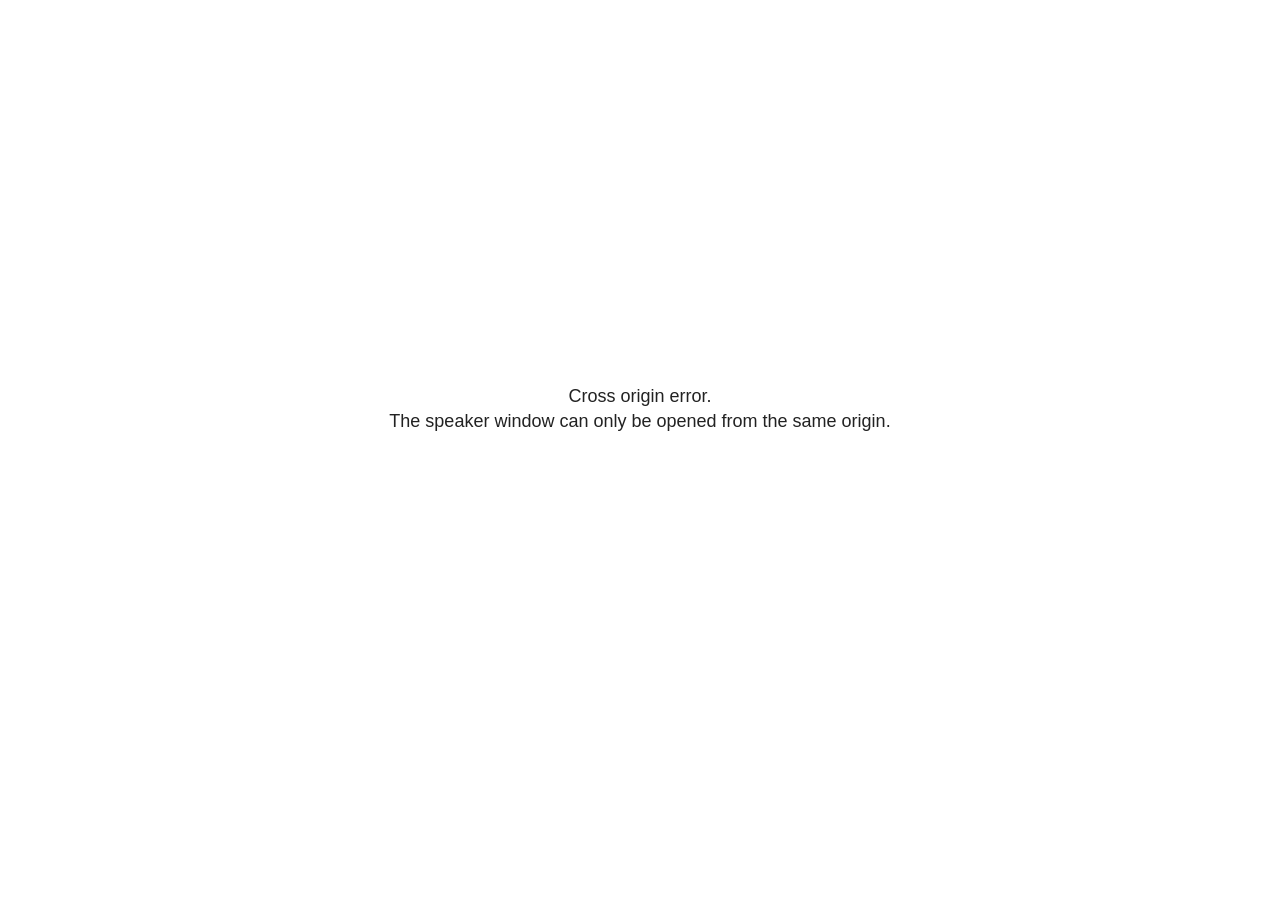
<file: keynote/main_files/libs/revealjs/plugin/notes/speaker-view.html>
<!--
	NOTE: You need to build the notes plugin after making changes to this file.
-->
<html lang="en">
	<head>
		<meta charset="utf-8">

		<title>reveal.js - Speaker View</title>

		<style>
			body {
				font-family: Helvetica;
				font-size: 18px;
			}

			#current-slide,
			#upcoming-slide,
			#speaker-controls {
				padding: 6px;
				box-sizing: border-box;
				-moz-box-sizing: border-box;
			}

			#current-slide iframe,
			#upcoming-slide iframe {
				width: 100%;
				height: 100%;
				border: 1px solid #ddd;
			}

			#current-slide .label,
			#upcoming-slide .label {
				position: absolute;
				top: 10px;
				left: 10px;
				z-index: 2;
			}

			#connection-status {
				position: absolute;
				top: 0;
				left: 0;
				width: 100%;
				height: 100%;
				z-index: 20;
				padding: 30% 20% 20% 20%;
				font-size: 18px;
				color: #222;
				background: #fff;
				text-align: center;
				box-sizing: border-box;
				line-height: 1.4;
			}

			.overlay-element {
				height: 34px;
				line-height: 34px;
				padding: 0 10px;
				text-shadow: none;
				background: rgba( 220, 220, 220, 0.8 );
				color: #222;
				font-size: 14px;
			}

			.overlay-element.interactive:hover {
				background: rgba( 220, 220, 220, 1 );
			}

			#current-slide {
				position: absolute;
				width: 60%;
				height: 100%;
				top: 0;
				left: 0;
				padding-right: 0;
			}

			#upcoming-slide {
				position: absolute;
				width: 40%;
				height: 40%;
				right: 0;
				top: 0;
			}

			/* Speaker controls */
			#speaker-controls {
				position: absolute;
				top: 40%;
				right: 0;
				width: 40%;
				height: 60%;
				overflow: auto;
				font-size: 18px;
			}

				.speaker-controls-time.hidden,
				.speaker-controls-notes.hidden {
					display: none;
				}

				.speaker-controls-time .label,
				.speaker-controls-pace .label,
				.speaker-controls-notes .label {
					text-transform: uppercase;
					font-weight: normal;
					font-size: 0.66em;
					color: #666;
					margin: 0;
				}

				.speaker-controls-time, .speaker-controls-pace {
					border-bottom: 1px solid rgba( 200, 200, 200, 0.5 );
					margin-bottom: 10px;
					padding: 10px 16px;
					padding-bottom: 20px;
					cursor: pointer;
				}

				.speaker-controls-time .reset-button {
					opacity: 0;
					float: right;
					color: #666;
					text-decoration: none;
				}
				.speaker-controls-time:hover .reset-button {
					opacity: 1;
				}

				.speaker-controls-time .timer,
				.speaker-controls-time .clock {
					width: 50%;
				}

				.speaker-controls-time .timer,
				.speaker-controls-time .clock,
				.speaker-controls-time .pacing .hours-value,
				.speaker-controls-time .pacing .minutes-value,
				.speaker-controls-time .pacing .seconds-value {
					font-size: 1.9em;
				}

				.speaker-controls-time .timer {
					float: left;
				}

				.speaker-controls-time .clock {
					float: right;
					text-align: right;
				}

				.speaker-controls-time span.mute {
					opacity: 0.3;
				}

				.speaker-controls-time .pacing-title {
					margin-top: 5px;
				}

				.speaker-controls-time .pacing.ahead {
					color: blue;
				}

				.speaker-controls-time .pacing.on-track {
					color: green;
				}

				.speaker-controls-time .pacing.behind {
					color: red;
				}

				.speaker-controls-notes {
					padding: 10px 16px;
				}

				.speaker-controls-notes .value {
					margin-top: 5px;
					line-height: 1.4;
					font-size: 1.2em;
				}

			/* Layout selector */
			#speaker-layout {
				position: absolute;
				top: 10px;
				right: 10px;
				color: #222;
				z-index: 10;
			}
				#speaker-layout select {
					position: absolute;
					width: 100%;
					height: 100%;
					top: 0;
					left: 0;
					border: 0;
					box-shadow: 0;
					cursor: pointer;
					opacity: 0;

					font-size: 1em;
					background-color: transparent;

					-moz-appearance: none;
					-webkit-appearance: none;
					-webkit-tap-highlight-color: rgba(0, 0, 0, 0);
				}

				#speaker-layout select:focus {
					outline: none;
					box-shadow: none;
				}

			.clear {
				clear: both;
			}

			/* Speaker layout: Wide */
			body[data-speaker-layout="wide"] #current-slide,
			body[data-speaker-layout="wide"] #upcoming-slide {
				width: 50%;
				height: 45%;
				padding: 6px;
			}

			body[data-speaker-layout="wide"] #current-slide {
				top: 0;
				left: 0;
			}

			body[data-speaker-layout="wide"] #upcoming-slide {
				top: 0;
				left: 50%;
			}

			body[data-speaker-layout="wide"] #speaker-controls {
				top: 45%;
				left: 0;
				width: 100%;
				height: 50%;
				font-size: 1.25em;
			}

			/* Speaker layout: Tall */
			body[data-speaker-layout="tall"] #current-slide,
			body[data-speaker-layout="tall"] #upcoming-slide {
				width: 45%;
				height: 50%;
				padding: 6px;
			}

			body[data-speaker-layout="tall"] #current-slide {
				top: 0;
				left: 0;
			}

			body[data-speaker-layout="tall"] #upcoming-slide {
				top: 50%;
				left: 0;
			}

			body[data-speaker-layout="tall"] #speaker-controls {
				padding-top: 40px;
				top: 0;
				left: 45%;
				width: 55%;
				height: 100%;
				font-size: 1.25em;
			}

			/* Speaker layout: Notes only */
			body[data-speaker-layout="notes-only"] #current-slide,
			body[data-speaker-layout="notes-only"] #upcoming-slide {
				display: none;
			}

			body[data-speaker-layout="notes-only"] #speaker-controls {
				padding-top: 40px;
				top: 0;
				left: 0;
				width: 100%;
				height: 100%;
				font-size: 1.25em;
			}

			@media screen and (max-width: 1080px) {
				body[data-speaker-layout="default"] #speaker-controls {
					font-size: 16px;
				}
			}

			@media screen and (max-width: 900px) {
				body[data-speaker-layout="default"] #speaker-controls {
					font-size: 14px;
				}
			}

			@media screen and (max-width: 800px) {
				body[data-speaker-layout="default"] #speaker-controls {
					font-size: 12px;
				}
			}

		</style>
	</head>

	<body>

		<div id="connection-status">Loading speaker view...</div>

		<div id="current-slide"></div>
		<div id="upcoming-slide"><span class="overlay-element label">Upcoming</span></div>
		<div id="speaker-controls">
			<div class="speaker-controls-time">
				<h4 class="label">Time <span class="reset-button">Click to Reset</span></h4>
				<div class="clock">
					<span class="clock-value">0:00 AM</span>
				</div>
				<div class="timer">
					<span class="hours-value">00</span><span class="minutes-value">:00</span><span class="seconds-value">:00</span>
				</div>
				<div class="clear"></div>

				<h4 class="label pacing-title" style="display: none">Pacing – Time to finish current slide</h4>
				<div class="pacing" style="display: none">
					<span class="hours-value">00</span><span class="minutes-value">:00</span><span class="seconds-value">:00</span>
				</div>
			</div>

			<div class="speaker-controls-notes hidden">
				<h4 class="label">Notes</h4>
				<div class="value"></div>
			</div>
		</div>
		<div id="speaker-layout" class="overlay-element interactive">
			<span class="speaker-layout-label"></span>
			<select class="speaker-layout-dropdown"></select>
		</div>

		<script>

			(function() {

				var notes,
					notesValue,
					currentState,
					currentSlide,
					upcomingSlide,
					layoutLabel,
					layoutDropdown,
					pendingCalls = {},
					lastRevealApiCallId = 0,
					connected = false

				var connectionStatus = document.querySelector( '#connection-status' );

				var SPEAKER_LAYOUTS = {
					'default': 'Default',
					'wide': 'Wide',
					'tall': 'Tall',
					'notes-only': 'Notes only'
				};

				setupLayout();

				let openerOrigin;

				try {
					openerOrigin = window.opener.location.origin;
				}
				catch ( error ) { console.warn( error ) }

				// In order to prevent XSS, the speaker view will only run if its
				// opener has the same origin as itself
				if( window.location.origin !== openerOrigin ) {
					connectionStatus.innerHTML = 'Cross origin error.<br>The speaker window can only be opened from the same origin.';
					return;
				}

				var connectionTimeout = setTimeout( function() {
					connectionStatus.innerHTML = 'Error connecting to main window.<br>Please try closing and reopening the speaker view.';
				}, 5000 );

				window.addEventListener( 'message', function( event ) {

					// Validate the origin of all messages to avoid parsing messages
					// that aren't meant for us. Ignore when running off file:// so
					// that the speaker view continues to work without a web server.
					if( window.location.origin !== event.origin && window.location.origin !== 'file://' ) {
						return
					}

					clearTimeout( connectionTimeout );
					connectionStatus.style.display = 'none';

					var data = JSON.parse( event.data );

					// The overview mode is only useful to the reveal.js instance
					// where navigation occurs so we don't sync it
					if( data.state ) delete data.state.overview;

					// Messages sent by the notes plugin inside of the main window
					if( data && data.namespace === 'reveal-notes' ) {
						if( data.type === 'connect' ) {
							handleConnectMessage( data );
						}
						else if( data.type === 'state' ) {
							handleStateMessage( data );
						}
						else if( data.type === 'return' ) {
							pendingCalls[data.callId](data.result);
							delete pendingCalls[data.callId];
						}
					}
					// Messages sent by the reveal.js inside of the current slide preview
					else if( data && data.namespace === 'reveal' ) {
						if( /ready/.test( data.eventName ) ) {
							// Send a message back to notify that the handshake is complete
							window.opener.postMessage( JSON.stringify({ namespace: 'reveal-notes', type: 'connected'} ), '*' );
						}
						else if( /slidechanged|fragmentshown|fragmenthidden|paused|resumed/.test( data.eventName ) && currentState !== JSON.stringify( data.state ) ) {

							dispatchStateToMainWindow( data.state );

						}
					}

				} );

				/**
				 * Updates the presentation in the main window to match the state
				 * of the presentation in the notes window.
				 */
				const dispatchStateToMainWindow = debounce(( state ) => {
					window.opener.postMessage( JSON.stringify({ method: 'setState', args: [ state ]} ), '*' );
				}, 500);

				/**
				 * Asynchronously calls the Reveal.js API of the main frame.
				 */
				function callRevealApi( methodName, methodArguments, callback ) {

					var callId = ++lastRevealApiCallId;
					pendingCalls[callId] = callback;
					window.opener.postMessage( JSON.stringify( {
						namespace: 'reveal-notes',
						type: 'call',
						callId: callId,
						methodName: methodName,
						arguments: methodArguments
					} ), '*' );

				}

				/**
				 * Called when the main window is trying to establish a
				 * connection.
				 */
				function handleConnectMessage( data ) {

					if( connected === false ) {
						connected = true;

						setupIframes( data );
						setupKeyboard();
						setupNotes();
						setupTimer();
						setupHeartbeat();
					}

				}

				/**
				 * Called when the main window sends an updated state.
				 */
				function handleStateMessage( data ) {

					// Store the most recently set state to avoid circular loops
					// applying the same state
					currentState = JSON.stringify( data.state );

					// No need for updating the notes in case of fragment changes
					if ( data.notes ) {
						notes.classList.remove( 'hidden' );
						notesValue.style.whiteSpace = data.whitespace;
						if( data.markdown ) {
							notesValue.innerHTML = marked( data.notes );
						}
						else {
							notesValue.innerHTML = data.notes;
						}
					}
					else {
						notes.classList.add( 'hidden' );
					}

					// Update the note slides
					currentSlide.contentWindow.postMessage( JSON.stringify({ method: 'setState', args: [ data.state ] }), '*' );
					upcomingSlide.contentWindow.postMessage( JSON.stringify({ method: 'setState', args: [ data.state ] }), '*' );
					upcomingSlide.contentWindow.postMessage( JSON.stringify({ method: 'next' }), '*' );

				}

				// Limit to max one state update per X ms
				handleStateMessage = debounce( handleStateMessage, 200 );

				/**
				 * Forward keyboard events to the current slide window.
				 * This enables keyboard events to work even if focus
				 * isn't set on the current slide iframe.
				 *
				 * Block F5 default handling, it reloads and disconnects
				 * the speaker notes window.
				 */
				function setupKeyboard() {

					document.addEventListener( 'keydown', function( event ) {
						if( event.keyCode === 116 || ( event.metaKey && event.keyCode === 82 ) ) {
							event.preventDefault();
							return false;
						}
						currentSlide.contentWindow.postMessage( JSON.stringify({ method: 'triggerKey', args: [ event.keyCode ] }), '*' );
					} );

				}

				/**
				 * Creates the preview iframes.
				 */
				function setupIframes( data ) {

					var params = [
						'receiver',
						'progress=false',
						'history=false',
						'transition=none',
						'autoSlide=0',
						'backgroundTransition=none'
					].join( '&' );

					var urlSeparator = /\?/.test(data.url) ? '&' : '?';
					var hash = '#/' + data.state.indexh + '/' + data.state.indexv;
					var currentURL = data.url + urlSeparator + params + '&scrollActivationWidth=false&postMessageEvents=true' + hash;
					var upcomingURL = data.url + urlSeparator + params + '&scrollActivationWidth=false&controls=false' + hash;

					currentSlide = document.createElement( 'iframe' );
					currentSlide.setAttribute( 'width', 1280 );
					currentSlide.setAttribute( 'height', 1024 );
					currentSlide.setAttribute( 'src', currentURL );
					document.querySelector( '#current-slide' ).appendChild( currentSlide );

					upcomingSlide = document.createElement( 'iframe' );
					upcomingSlide.setAttribute( 'width', 640 );
					upcomingSlide.setAttribute( 'height', 512 );
					upcomingSlide.setAttribute( 'src', upcomingURL );
					document.querySelector( '#upcoming-slide' ).appendChild( upcomingSlide );

				}

				/**
				 * Setup the notes UI.
				 */
				function setupNotes() {

					notes = document.querySelector( '.speaker-controls-notes' );
					notesValue = document.querySelector( '.speaker-controls-notes .value' );

				}

				/**
				 * We send out a heartbeat at all times to ensure we can
				 * reconnect with the main presentation window after reloads.
				 */
				function setupHeartbeat() {

					setInterval( () => {
						window.opener.postMessage( JSON.stringify({ namespace: 'reveal-notes', type: 'heartbeat'} ), '*' );
					}, 1000 );

				}

				function getTimings( callback ) {

					callRevealApi( 'getSlidesAttributes', [], function ( slideAttributes ) {
						callRevealApi( 'getConfig', [], function ( config ) {
							var totalTime = config.totalTime;
							var minTimePerSlide = config.minimumTimePerSlide || 0;
							var defaultTiming = config.defaultTiming;
							if ((defaultTiming == null) && (totalTime == null)) {
								callback(null);
								return;
							}
							// Setting totalTime overrides defaultTiming
							if (totalTime) {
								defaultTiming = 0;
							}
							var timings = [];
							for ( var i in slideAttributes ) {
								var slide = slideAttributes[ i ];
								var timing = defaultTiming;
								if( slide.hasOwnProperty( 'data-timing' )) {
									var t = slide[ 'data-timing' ];
									timing = parseInt(t);
									if( isNaN(timing) ) {
										console.warn("Could not parse timing '" + t + "' of slide " + i + "; using default of " + defaultTiming);
										timing = defaultTiming;
									}
								}
								timings.push(timing);
							}
							if ( totalTime ) {
								// After we've allocated time to individual slides, we summarize it and
								// subtract it from the total time
								var remainingTime = totalTime - timings.reduce( function(a, b) { return a + b; }, 0 );
								// The remaining time is divided by the number of slides that have 0 seconds
								// allocated at the moment, giving the average time-per-slide on the remaining slides
								var remainingSlides = (timings.filter( function(x) { return x == 0 }) ).length
								var timePerSlide = Math.round( remainingTime / remainingSlides, 0 )
								// And now we replace every zero-value timing with that average
								timings = timings.map( function(x) { return (x==0 ? timePerSlide : x) } );
							}
							var slidesUnderMinimum = timings.filter( function(x) { return (x < minTimePerSlide) } ).length
							if ( slidesUnderMinimum ) {
								message = "The pacing time for " + slidesUnderMinimum + " slide(s) is under the configured minimum of " + minTimePerSlide + " seconds. Check the data-timing attribute on individual slides, or consider increasing the totalTime or minimumTimePerSlide configuration options (or removing some slides).";
								alert(message);
							}
							callback( timings );
						} );
					} );

				}

				/**
				 * Return the number of seconds allocated for presenting
				 * all slides up to and including this one.
				 */
				function getTimeAllocated( timings, callback ) {

					callRevealApi( 'getSlidePastCount', [], function ( currentSlide ) {
						var allocated = 0;
						for (var i in timings.slice(0, currentSlide + 1)) {
							allocated += timings[i];
						}
						callback( allocated );
					} );

				}

				/**
				 * Create the timer and clock and start updating them
				 * at an interval.
				 */
				function setupTimer() {

					var start = new Date(),
					timeEl = document.querySelector( '.speaker-controls-time' ),
					clockEl = timeEl.querySelector( '.clock-value' ),
					hoursEl = timeEl.querySelector( '.hours-value' ),
					minutesEl = timeEl.querySelector( '.minutes-value' ),
					secondsEl = timeEl.querySelector( '.seconds-value' ),
					pacingTitleEl = timeEl.querySelector( '.pacing-title' ),
					pacingEl = timeEl.querySelector( '.pacing' ),
					pacingHoursEl = pacingEl.querySelector( '.hours-value' ),
					pacingMinutesEl = pacingEl.querySelector( '.minutes-value' ),
					pacingSecondsEl = pacingEl.querySelector( '.seconds-value' );

					var timings = null;
					getTimings( function ( _timings ) {

						timings = _timings;
						if (_timings !== null) {
							pacingTitleEl.style.removeProperty('display');
							pacingEl.style.removeProperty('display');
						}

						// Update once directly
						_updateTimer();

						// Then update every second
						setInterval( _updateTimer, 1000 );

					} );


					function _resetTimer() {

						if (timings == null) {
							start = new Date();
							_updateTimer();
						}
						else {
							// Reset timer to beginning of current slide
							getTimeAllocated( timings, function ( slideEndTimingSeconds ) {
								var slideEndTiming = slideEndTimingSeconds * 1000;
								callRevealApi( 'getSlidePastCount', [], function ( currentSlide ) {
									var currentSlideTiming = timings[currentSlide] * 1000;
									var previousSlidesTiming = slideEndTiming - currentSlideTiming;
									var now = new Date();
									start = new Date(now.getTime() - previousSlidesTiming);
									_updateTimer();
								} );
							} );
						}

					}

					timeEl.addEventListener( 'click', function() {
						_resetTimer();
						return false;
					} );

					function _displayTime( hrEl, minEl, secEl, time) {

						var sign = Math.sign(time) == -1 ? "-" : "";
						time = Math.abs(Math.round(time / 1000));
						var seconds = time % 60;
						var minutes = Math.floor( time / 60 ) % 60 ;
						var hours = Math.floor( time / ( 60 * 60 )) ;
						hrEl.innerHTML = sign + zeroPadInteger( hours );
						if (hours == 0) {
							hrEl.classList.add( 'mute' );
						}
						else {
							hrEl.classList.remove( 'mute' );
						}
						minEl.innerHTML = ':' + zeroPadInteger( minutes );
						if (hours == 0 && minutes == 0) {
							minEl.classList.add( 'mute' );
						}
						else {
							minEl.classList.remove( 'mute' );
						}
						secEl.innerHTML = ':' + zeroPadInteger( seconds );
					}

					function _updateTimer() {

						var diff, hours, minutes, seconds,
						now = new Date();

						diff = now.getTime() - start.getTime();

						clockEl.innerHTML = now.toLocaleTimeString( 'en-US', { hour12: true, hour: '2-digit', minute:'2-digit' } );
						_displayTime( hoursEl, minutesEl, secondsEl, diff );
						if (timings !== null) {
							_updatePacing(diff);
						}

					}

					function _updatePacing(diff) {

						getTimeAllocated( timings, function ( slideEndTimingSeconds ) {
							var slideEndTiming = slideEndTimingSeconds * 1000;

							callRevealApi( 'getSlidePastCount', [], function ( currentSlide ) {
								var currentSlideTiming = timings[currentSlide] * 1000;
								var timeLeftCurrentSlide = slideEndTiming - diff;
								if (timeLeftCurrentSlide < 0) {
									pacingEl.className = 'pacing behind';
								}
								else if (timeLeftCurrentSlide < currentSlideTiming) {
									pacingEl.className = 'pacing on-track';
								}
								else {
									pacingEl.className = 'pacing ahead';
								}
								_displayTime( pacingHoursEl, pacingMinutesEl, pacingSecondsEl, timeLeftCurrentSlide );
							} );
						} );
					}

				}

				/**
				 * Sets up the speaker view layout and layout selector.
				 */
				function setupLayout() {

					layoutDropdown = document.querySelector( '.speaker-layout-dropdown' );
					layoutLabel = document.querySelector( '.speaker-layout-label' );

					// Render the list of available layouts
					for( var id in SPEAKER_LAYOUTS ) {
						var option = document.createElement( 'option' );
						option.setAttribute( 'value', id );
						option.textContent = SPEAKER_LAYOUTS[ id ];
						layoutDropdown.appendChild( option );
					}

					// Monitor the dropdown for changes
					layoutDropdown.addEventListener( 'change', function( event ) {

						setLayout( layoutDropdown.value );

					}, false );

					// Restore any currently persisted layout
					setLayout( getLayout() );

				}

				/**
				 * Sets a new speaker view layout. The layout is persisted
				 * in local storage.
				 */
				function setLayout( value ) {

					var title = SPEAKER_LAYOUTS[ value ];

					layoutLabel.innerHTML = 'Layout' + ( title ? ( ': ' + title ) : '' );
					layoutDropdown.value = value;

					document.body.setAttribute( 'data-speaker-layout', value );

					// Persist locally
					if( supportsLocalStorage() ) {
						window.localStorage.setItem( 'reveal-speaker-layout', value );
					}

				}

				/**
				 * Returns the ID of the most recently set speaker layout
				 * or our default layout if none has been set.
				 */
				function getLayout() {

					if( supportsLocalStorage() ) {
						var layout = window.localStorage.getItem( 'reveal-speaker-layout' );
						if( layout ) {
							return layout;
						}
					}

					// Default to the first record in the layouts hash
					for( var id in SPEAKER_LAYOUTS ) {
						return id;
					}

				}

				function supportsLocalStorage() {

					try {
						localStorage.setItem('test', 'test');
						localStorage.removeItem('test');
						return true;
					}
					catch( e ) {
						return false;
					}

				}

				function zeroPadInteger( num ) {

					var str = '00' + parseInt( num );
					return str.substring( str.length - 2 );

				}

				/**
				 * Limits the frequency at which a function can be called.
				 */
				function debounce( fn, ms ) {

					var lastTime = 0,
						timeout;

					return function() {

						var args = arguments;
						var context = this;

						clearTimeout( timeout );

						var timeSinceLastCall = Date.now() - lastTime;
						if( timeSinceLastCall > ms ) {
							fn.apply( context, args );
							lastTime = Date.now();
						}
						else {
							timeout = setTimeout( function() {
								fn.apply( context, args );
								lastTime = Date.now();
							}, ms - timeSinceLastCall );
						}

					}

				}

			})();

		</script>
	</body>
</html>
</file>
<file: presentation-template/tidyperspective-main/docs/site_libs/quarto-html/tippy.css>
.tippy-box[data-animation=fade][data-state=hidden]{opacity:0}[data-tippy-root]{max-width:calc(100vw - 10px)}.tippy-box{position:relative;background-color:#333;color:#fff;border-radius:4px;font-size:14px;line-height:1.4;white-space:normal;outline:0;transition-property:transform,visibility,opacity}.tippy-box[data-placement^=top]>.tippy-arrow{bottom:0}.tippy-box[data-placement^=top]>.tippy-arrow:before{bottom:-7px;left:0;border-width:8px 8px 0;border-top-color:initial;transform-origin:center top}.tippy-box[data-placement^=bottom]>.tippy-arrow{top:0}.tippy-box[data-placement^=bottom]>.tippy-arrow:before{top:-7px;left:0;border-width:0 8px 8px;border-bottom-color:initial;transform-origin:center bottom}.tippy-box[data-placement^=left]>.tippy-arrow{right:0}.tippy-box[data-placement^=left]>.tippy-arrow:before{border-width:8px 0 8px 8px;border-left-color:initial;right:-7px;transform-origin:center left}.tippy-box[data-placement^=right]>.tippy-arrow{left:0}.tippy-box[data-placement^=right]>.tippy-arrow:before{left:-7px;border-width:8px 8px 8px 0;border-right-color:initial;transform-origin:center right}.tippy-box[data-inertia][data-state=visible]{transition-timing-function:cubic-bezier(.54,1.5,.38,1.11)}.tippy-arrow{width:16px;height:16px;color:#333}.tippy-arrow:before{content:"";position:absolute;border-color:transparent;border-style:solid}.tippy-content{position:relative;padding:5px 9px;z-index:1}
</file>
<file: presentation-template/tidyperspective-main/docs/site_libs/quarto-html/quarto-syntax-highlighting.css>
/* quarto syntax highlight colors */
:root {
  --quarto-hl-al-color: #ff3333;
  --quarto-hl-an-color: #ffe6b3;
  --quarto-hl-at-color: #73d0ff;
  --quarto-hl-bn-color: #ffcc66;
  --quarto-hl-bu-color: #95e6cb;
  --quarto-hl-ch-color: #95e6cb;
  --quarto-hl-co-color: #5c6773;
  --quarto-hl-cv-color: #d4bfff;
  --quarto-hl-cn-color: #d4bfff;
  --quarto-hl-cf-color: #ffa759;
  --quarto-hl-dt-color: #ffa759;
  --quarto-hl-dv-color: #ffcc66;
  --quarto-hl-do-color: #5c6773;
  --quarto-hl-er-color: #ff3333;
  --quarto-hl-ex-color: #73d0ff;
  --quarto-hl-fl-color: #ffcc66;
  --quarto-hl-fu-color: #ffd580;
  --quarto-hl-im-color: #bae67e;
  --quarto-hl-in-color: #ffcc66;
  --quarto-hl-kw-color: #ffa759;
  --quarto-hl-op-color: #f29e74;
  --quarto-hl-ot-color: #5ccfe6;
  --quarto-hl-pp-color: #f28779;
  --quarto-hl-re-color: #73d0ff;
  --quarto-hl-sc-color: #95e6cb;
  --quarto-hl-ss-color: #95e6cb;
  --quarto-hl-st-color: #bae67e;
  --quarto-hl-va-color: #5ccfe6;
  --quarto-hl-vs-color: #bae67e;
  --quarto-hl-wa-color: #f28779;
}

/* other quarto variables */
:root {
  --quarto-font-monospace: SFMono-Regular, Menlo, Monaco, Consolas, "Liberation Mono", "Courier New", monospace;
}

code span.al {
  font-weight: bold;
  color: #ff3333;
}

code span.an {
  color: #ffe6b3;
}

code span.at {
  color: #73d0ff;
}

code span.bn {
  color: #ffcc66;
}

code span.bu {
  color: #95e6cb;
}

code span.ch {
  color: #95e6cb;
}

code span.co {
  font-style: italic;
  color: #5c6773;
}

code span.cv {
  color: #d4bfff;
}

code span.cn {
  color: #d4bfff;
}

code span.cf {
  font-weight: bold;
  color: #ffa759;
}

code span.dt {
  color: #ffa759;
}

code span.dv {
  color: #ffcc66;
}

code span.do {
  color: #5c6773;
}

code span.er {
  color: #ff3333;
  text-decoration: underline;
}

code span.ex {
  font-weight: bold;
  color: #73d0ff;
}

code span.fl {
  color: #ffcc66;
}

code span.fu {
  color: #ffd580;
}

code span.im {
  color: #bae67e;
}

code span.in {
  color: #ffcc66;
}

code span.kw {
  font-weight: bold;
  color: #ffa759;
}

pre > code.sourceCode > span {
  color: #cbccc6;
}

code span {
  color: #cbccc6;
}

code.sourceCode > span {
  color: #cbccc6;
}

div.sourceCode,
div.sourceCode pre.sourceCode {
  color: #cbccc6;
}

code span.op {
  color: #f29e74;
}

code span.ot {
  color: #5ccfe6;
}

code span.pp {
  color: #f28779;
}

code span.re {
  color: #73d0ff;
}

code span.sc {
  color: #95e6cb;
}

code span.ss {
  color: #95e6cb;
}

code span.st {
  color: #bae67e;
}

code span.va {
  color: #5ccfe6;
}

code span.vs {
  color: #bae67e;
}

code span.wa {
  color: #f28779;
}

.prevent-inlining {
  content: "</";
}

/*# sourceMappingURL=debc5d5d77c3f9108843748ff7464032.css.map */
</file>
<file: presentation-template/tidyperspective-main/docs/styles.css>
/* css styles */
</file>
<file: keynote/chapters_qmd/Ch1-Introduction_files/libs/quarto-html/tippy.css>
.tippy-box[data-animation=fade][data-state=hidden]{opacity:0}[data-tippy-root]{max-width:calc(100vw - 10px)}.tippy-box{position:relative;background-color:#333;color:#fff;border-radius:4px;font-size:14px;line-height:1.4;white-space:normal;outline:0;transition-property:transform,visibility,opacity}.tippy-box[data-placement^=top]>.tippy-arrow{bottom:0}.tippy-box[data-placement^=top]>.tippy-arrow:before{bottom:-7px;left:0;border-width:8px 8px 0;border-top-color:initial;transform-origin:center top}.tippy-box[data-placement^=bottom]>.tippy-arrow{top:0}.tippy-box[data-placement^=bottom]>.tippy-arrow:before{top:-7px;left:0;border-width:0 8px 8px;border-bottom-color:initial;transform-origin:center bottom}.tippy-box[data-placement^=left]>.tippy-arrow{right:0}.tippy-box[data-placement^=left]>.tippy-arrow:before{border-width:8px 0 8px 8px;border-left-color:initial;right:-7px;transform-origin:center left}.tippy-box[data-placement^=right]>.tippy-arrow{left:0}.tippy-box[data-placement^=right]>.tippy-arrow:before{left:-7px;border-width:8px 8px 8px 0;border-right-color:initial;transform-origin:center right}.tippy-box[data-inertia][data-state=visible]{transition-timing-function:cubic-bezier(.54,1.5,.38,1.11)}.tippy-arrow{width:16px;height:16px;color:#333}.tippy-arrow:before{content:"";position:absolute;border-color:transparent;border-style:solid}.tippy-content{position:relative;padding:5px 9px;z-index:1}
</file>
<file: keynote/chapters_qmd/Ch1-Introduction_files/libs/quarto-html/quarto-syntax-highlighting-587c61ba64f3a5504c4d52d930310e48.css>
/* quarto syntax highlight colors */
:root {
  --quarto-hl-ot-color: #003B4F;
  --quarto-hl-at-color: #657422;
  --quarto-hl-ss-color: #20794D;
  --quarto-hl-an-color: #5E5E5E;
  --quarto-hl-fu-color: #4758AB;
  --quarto-hl-st-color: #20794D;
  --quarto-hl-cf-color: #003B4F;
  --quarto-hl-op-color: #5E5E5E;
  --quarto-hl-er-color: #AD0000;
  --quarto-hl-bn-color: #AD0000;
  --quarto-hl-al-color: #AD0000;
  --quarto-hl-va-color: #111111;
  --quarto-hl-bu-color: inherit;
  --quarto-hl-ex-color: inherit;
  --quarto-hl-pp-color: #AD0000;
  --quarto-hl-in-color: #5E5E5E;
  --quarto-hl-vs-color: #20794D;
  --quarto-hl-wa-color: #5E5E5E;
  --quarto-hl-do-color: #5E5E5E;
  --quarto-hl-im-color: #00769E;
  --quarto-hl-ch-color: #20794D;
  --quarto-hl-dt-color: #AD0000;
  --quarto-hl-fl-color: #AD0000;
  --quarto-hl-co-color: #5E5E5E;
  --quarto-hl-cv-color: #5E5E5E;
  --quarto-hl-cn-color: #8f5902;
  --quarto-hl-sc-color: #5E5E5E;
  --quarto-hl-dv-color: #AD0000;
  --quarto-hl-kw-color: #003B4F;
}

/* other quarto variables */
:root {
  --quarto-font-monospace: SFMono-Regular, Menlo, Monaco, Consolas, "Liberation Mono", "Courier New", monospace;
}

/* syntax highlight based on Pandoc's rules */
pre > code.sourceCode > span {
  color: #003B4F;
}

code.sourceCode > span {
  color: #003B4F;
}

div.sourceCode,
div.sourceCode pre.sourceCode {
  color: #003B4F;
}

/* Normal */
code span {
  color: #003B4F;
}

/* Alert */
code span.al {
  color: #AD0000;
  font-style: inherit;
}

/* Annotation */
code span.an {
  color: #5E5E5E;
  font-style: inherit;
}

/* Attribute */
code span.at {
  color: #657422;
  font-style: inherit;
}

/* BaseN */
code span.bn {
  color: #AD0000;
  font-style: inherit;
}

/* BuiltIn */
code span.bu {
  font-style: inherit;
}

/* ControlFlow */
code span.cf {
  color: #003B4F;
  font-weight: bold;
  font-style: inherit;
}

/* Char */
code span.ch {
  color: #20794D;
  font-style: inherit;
}

/* Constant */
code span.cn {
  color: #8f5902;
  font-style: inherit;
}

/* Comment */
code span.co {
  color: #5E5E5E;
  font-style: inherit;
}

/* CommentVar */
code span.cv {
  color: #5E5E5E;
  font-style: italic;
}

/* Documentation */
code span.do {
  color: #5E5E5E;
  font-style: italic;
}

/* DataType */
code span.dt {
  color: #AD0000;
  font-style: inherit;
}

/* DecVal */
code span.dv {
  color: #AD0000;
  font-style: inherit;
}

/* Error */
code span.er {
  color: #AD0000;
  font-style: inherit;
}

/* Extension */
code span.ex {
  font-style: inherit;
}

/* Float */
code span.fl {
  color: #AD0000;
  font-style: inherit;
}

/* Function */
code span.fu {
  color: #4758AB;
  font-style: inherit;
}

/* Import */
code span.im {
  color: #00769E;
  font-style: inherit;
}

/* Information */
code span.in {
  color: #5E5E5E;
  font-style: inherit;
}

/* Keyword */
code span.kw {
  color: #003B4F;
  font-weight: bold;
  font-style: inherit;
}

/* Operator */
code span.op {
  color: #5E5E5E;
  font-style: inherit;
}

/* Other */
code span.ot {
  color: #003B4F;
  font-style: inherit;
}

/* Preprocessor */
code span.pp {
  color: #AD0000;
  font-style: inherit;
}

/* SpecialChar */
code span.sc {
  color: #5E5E5E;
  font-style: inherit;
}

/* SpecialString */
code span.ss {
  color: #20794D;
  font-style: inherit;
}

/* String */
code span.st {
  color: #20794D;
  font-style: inherit;
}

/* Variable */
code span.va {
  color: #111111;
  font-style: inherit;
}

/* VerbatimString */
code span.vs {
  color: #20794D;
  font-style: inherit;
}

/* Warning */
code span.wa {
  color: #5E5E5E;
  font-style: italic;
}

.prevent-inlining {
  content: "</";
}

/*# sourceMappingURL=2dce1cc6c82594539e1579de68416b47.css.map */
</file>
